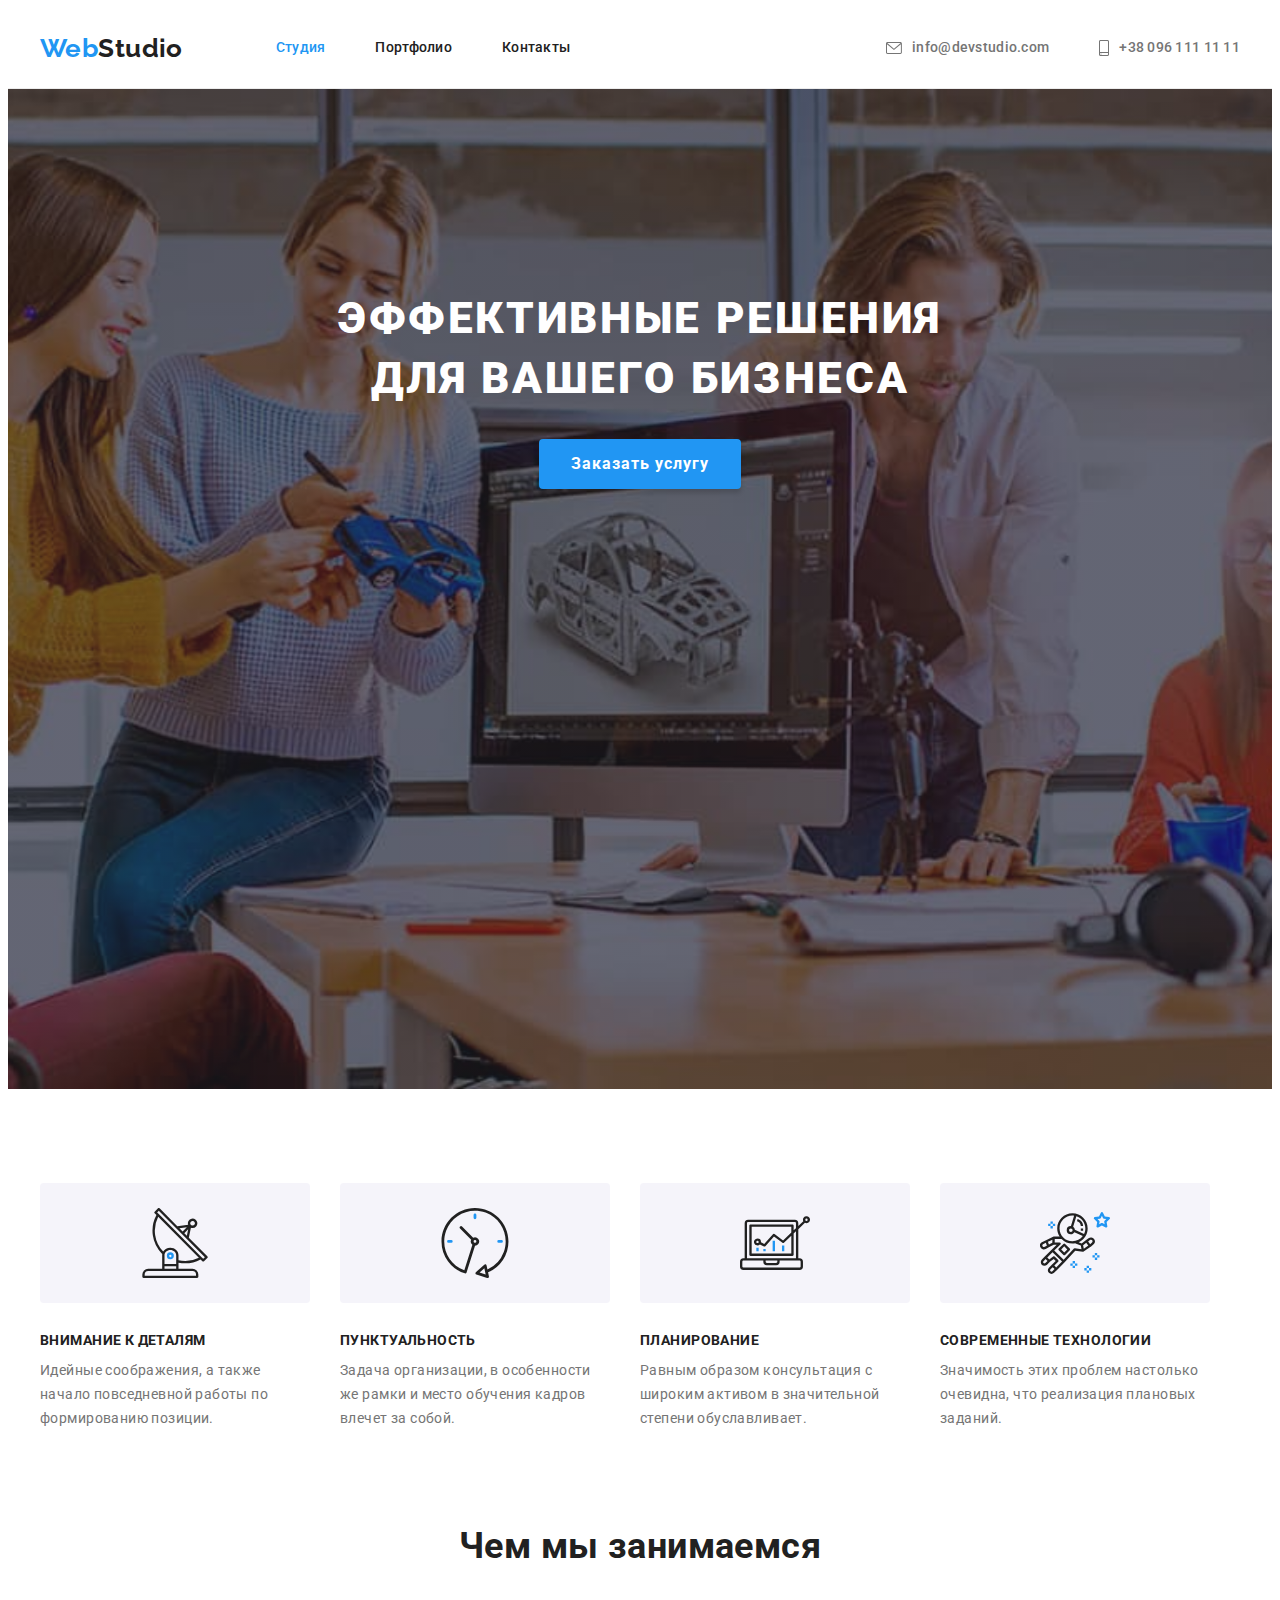
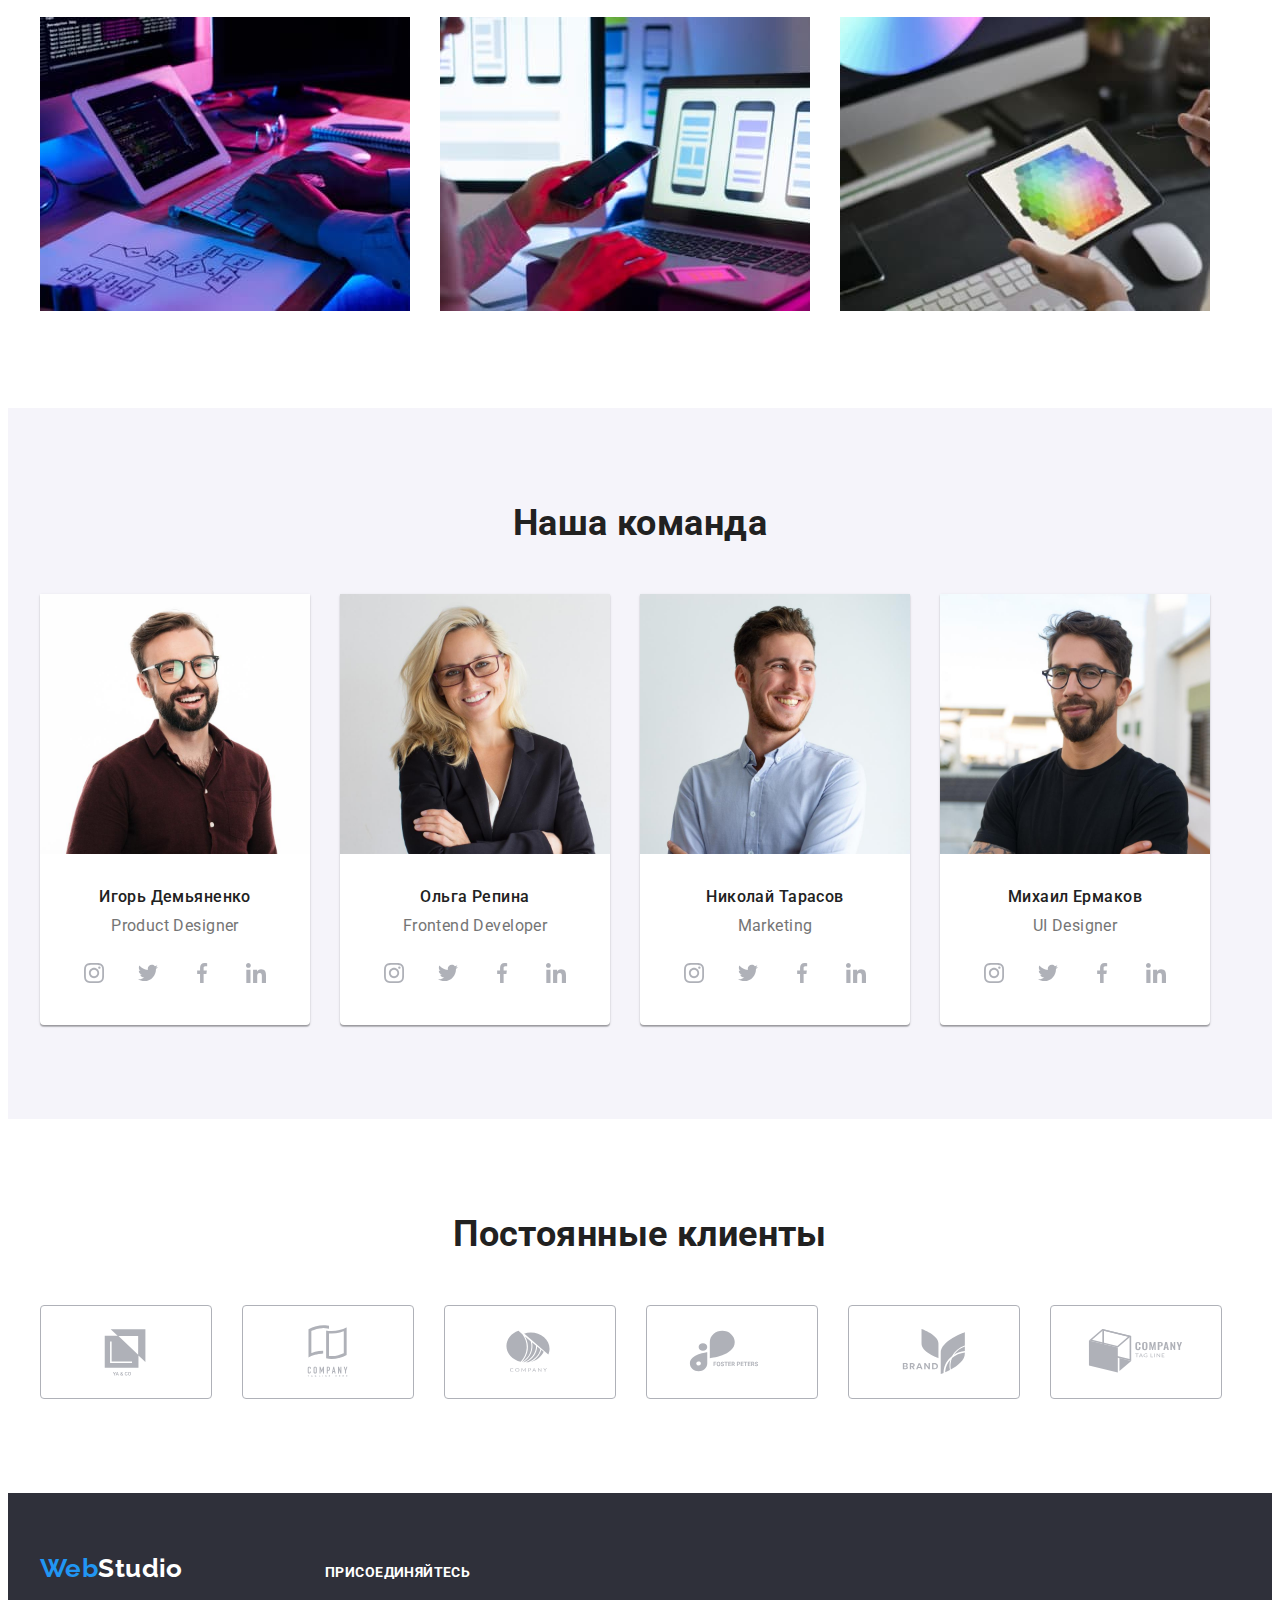
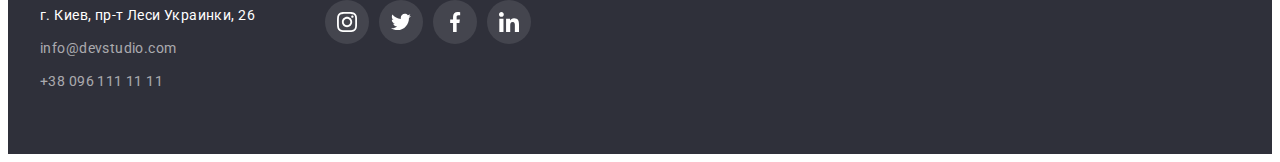
<file: index.html>
<!DOCTYPE html>
<html lang="ru">
  <head>
    <meta charset="UTF-8" />
    <meta http-equiv="X-UA-Compatible" content="IE=edge" />
    <meta name="viewport" content="width=device-width, initial-scale=1.0" />
    <link rel="preconnect" href="https://fonts.googleapis.com" />
    <link rel="preconnect" href="https://fonts.gstatic.com" crossorigin />
    <link rel="shortcut icon" href="#" />
    <link
      href="https://fonts.googleapis.com/css2?family=Raleway:wght@700&family=Roboto:wght@400;500;700;900&display=swap"
      rel="stylesheet"
    />
    <link
      rel="stylesheet"
      href="https://cdnjs.cloudflare.com/ajax/libs/modern-normalize/1.1.0/modern-normalize.min.css"
      integrity="sha512-wpPYUAdjBVSE4KJnH1VR1HeZfpl1ub8YT/NKx4PuQ5NmX2tKuGu6U/JRp5y+Y8XG2tV+wKQpNHVUX03MfMFn9Q=="
      crossorigin="anonymous"
      referrerpolicy="no-referrer"
    />
    <link rel="stylesheet" href="./css/styles.css" />
    <title>Студия</title>
  </head>
  <body>
    <!--Page header-->
    <header class="header">
      <div class="container main-nav">
        <nav class="main-nav">
          <a href="./index.html" class="link logo-header"><span class="sign">Web</span>Studio</a>
          <ul class="list site-nav">
            <li class="item-nav"><a href="./index.html" class="link current">Студия</a></li>
            <li class="item-nav"><a href="./portfolio.html" class="link">Портфолио</a></li>
            <li class="item-nav"><a href="./index.html" class="link">Контакты</a></li>
          </ul>
        </nav>
        <ul class="list contacts-nav">
          <li class="item-contacts">
            <a href="mailto:info@devstudio.com" class="link">
              <svg class="icon-mail" width="16" height="12">
                <use href="./images/icons.svg#icon-envelope"></use></svg
              >info@devstudio.com
            </a>
          </li>
          <li class="item-contacts">
            <a href="tel:+380961111111" class="link">
              <svg class="icon-tel" width="10" height="16">
                <use href="./images/icons.svg#icon-smartphone"></use></svg
              >+38 096 111 11 11
            </a>
          </li>
        </ul>
      </div>
    </header>
    <!--Page content-->
    <main>
      <!--Hero-->
      <section class="hero">
        <div class="container">
          <h1 class="hero-title">Эффективные решения для вашего бизнеса</h1>
          <button type="button" class="button-hero">Заказать услугу</button>
        </div>
      </section>
      <!--Specifics-->
      <section class="specifics">
        <div class="container">
          <h2 class="section-title visually-hidden">Особенности работы</h2>
          <ul class="list specifics-list">
            <li class="item-specifics icon-antenna">
              <h3 class="specifics-title">ВНИМАНИЕ К ДЕТАЛЯМ</h3>
              <p class="text">
                Идейные соображения, а также начало повседневной работы по формированию позиции.
              </p>
            </li>
            <li class="item-specifics icon-clock">
              <h3 class="specifics-title">ПУНКТУАЛЬНОСТЬ</h3>
              <p class="text">
                Задача организации, в особенности же рамки и место обучения кадров влечет за собой.
              </p>
            </li>
            <li class="item-specifics icon-diagram">
              <h3 class="specifics-title">ПЛАНИРОВАНИЕ</h3>
              <p class="text">
                Равным образом консультация с широким активом в значительной степени обуславливает.
              </p>
            </li>
            <li class="item-specifics icon-astronaut">
              <h3 class="specifics-title">СОВРЕМЕННЫЕ ТЕХНОЛОГИИ</h3>
              <p class="text">
                Значимость этих проблем настолько очевидна, что реализация плановых заданий.
              </p>
            </li>
          </ul>
        </div>
      </section>
      <!--What we do-->
      <section class="work">
        <div class="container">
          <h2 class="section-title">Чем мы занимаемся</h2>
          <ul class="list image-work">
            <li class="item-work"><img src="./images/laptop.jpg" alt="laptop" width="370" /></li>
            <li class="item-work">
              <img src="./images/celphone.jpg" alt="celphone" width="370" />
            </li>
            <li class="item-work"><img src="./images/tablet.jpg" alt="tablet" width="370" /></li>
          </ul>
        </div>
      </section>
      <!--Our team-->
      <section class="team">
        <div class="container">
          <h2 class="section-title">Наша команда</h2>
          <ul class="list team-list">
            <li class="item-team">
              <img
                src="./images/team1.jpg"
                alt="man Ihor"
                width="270"
                height="260"
                class="card-team"
              />
              <div class="data-team">
                <h3 class="team-title">Игорь Демьяненко</h3>
                <p lang="en" class="team-text">Product Designer</p>
                <ul class="team-soc-list list">
                  <li class="team-soc-item">
                    <a href="" class="team-soc-link link"
                      ><svg class="team-soc-icon" width="20" height="20">
                        <use href="./images/icons.svg#icon-instagram"></use>
                      </svg>
                    </a>
                  </li>
                  <li class="team-soc-item">
                    <a href="" class="team-soc-link link"
                      ><svg class="team-soc-icon" width="20" height="20">
                        <use href="./images/icons.svg#icon-twitter"></use>
                      </svg>
                    </a>
                  </li>
                  <li class="team-soc-item">
                    <a href="" class="team-soc-link link">
                      <svg class="team-soc-icon" width="20" height="20">
                        <use href="./images/icons.svg#icon-facebook"></use>
                      </svg>
                    </a>
                  </li>
                  <li class="team-soc-item">
                    <a href="" class="team-soc-link link"
                      ><svg class="team-soc-icon" width="20" height="20">
                        <use href="./images/icons.svg#icon-linkedin"></use>
                      </svg>
                    </a>
                  </li>
                </ul>
              </div>
            </li>
            <li class="item-team">
              <img
                src="./images/team2.jpg"
                alt="woman Olha"
                width="270"
                height="260"
                class="card-team"
              />
              <div class="data-team">
                <h3 class="team-title">Ольга Репина</h3>
                <p lang="en" class="team-text">Frontend Developer</p>
                <ul class="team-soc-list list">
                  <li class="team-soc-item">
                    <a href="" class="team-soc-link link"
                      ><svg class="team-soc-icon" width="20" height="20">
                        <use href="./images/icons.svg#icon-instagram"></use>
                      </svg>
                    </a>
                  </li>
                  <li class="team-soc-item">
                    <a href="" class="team-soc-link link"
                      ><svg class="team-soc-icon" width="20" height="20">
                        <use href="./images/icons.svg#icon-twitter"></use>
                      </svg>
                    </a>
                  </li>
                  <li class="team-soc-item">
                    <a href="" class="team-soc-link link">
                      <svg class="team-soc-icon" width="20" height="20">
                        <use href="./images/icons.svg#icon-facebook"></use>
                      </svg>
                    </a>
                  </li>
                  <li class="team-soc-item">
                    <a href="" class="team-soc-link link"
                      ><svg class="team-soc-icon" width="20" height="20">
                        <use href="./images/icons.svg#icon-linkedin"></use>
                      </svg>
                    </a>
                  </li>
                </ul>
              </div>
            </li>
            <li class="item-team">
              <img
                src="./images/team3.jpg"
                alt="man Nikolai"
                width="270"
                height="260"
                class="card-team"
              />
              <div class="data-team">
                <h3 class="team-title">Николай Тарасов</h3>
                <p lang="en" class="team-text">Marketing</p>
                <ul class="team-soc-list list">
                  <li class="team-soc-item">
                    <a href="" class="team-soc-link link"
                      ><svg class="team-soc-icon" width="20" height="20">
                        <use href="./images/icons.svg#icon-instagram"></use>
                      </svg>
                    </a>
                  </li>
                  <li class="team-soc-item">
                    <a href="" class="team-soc-link link"
                      ><svg class="team-soc-icon" width="20" height="20">
                        <use href="./images/icons.svg#icon-twitter"></use>
                      </svg>
                    </a>
                  </li>
                  <li class="team-soc-item">
                    <a href="" class="team-soc-link link">
                      <svg class="team-soc-icon" width="20" height="20">
                        <use href="./images/icons.svg#icon-facebook"></use>
                      </svg>
                    </a>
                  </li>
                  <li class="team-soc-item">
                    <a href="" class="team-soc-link link"
                      ><svg class="team-soc-icon" width="20" height="20">
                        <use href="./images/icons.svg#icon-linkedin"></use>
                      </svg>
                    </a>
                  </li>
                </ul>
              </div>
            </li>
            <li class="item-team">
              <img
                src=".//images/team4.jpg"
                alt="man Mahail"
                width="270"
                height="260"
                class="card-team"
              />
              <div class="data-team">
                <h3 class="team-title">Михаил Ермаков</h3>
                <p lang="en" class="team-text">UI Designer</p>
                <ul class="team-soc-list list">
                  <li class="team-soc-item">
                    <a href="" class="team-soc-link link"
                      ><svg class="team-soc-icon" width="20" height="20">
                        <use href="./images/icons.svg#icon-instagram"></use>
                      </svg>
                    </a>
                  </li>
                  <li class="team-soc-item">
                    <a href="" class="team-soc-link link"
                      ><svg class="team-soc-icon" width="20" height="20">
                        <use href="./images/icons.svg#icon-twitter"></use>
                      </svg>
                    </a>
                  </li>
                  <li class="team-soc-item">
                    <a href="" class="team-soc-link link">
                      <svg class="team-soc-icon" width="20" height="20">
                        <use href="./images/icons.svg#icon-facebook"></use>
                      </svg>
                    </a>
                  </li>
                  <li class="team-soc-item">
                    <a href="" class="team-soc-link link"
                      ><svg class="team-soc-icon" width="20" height="20">
                        <use href="./images/icons.svg#icon-linkedin"></use>
                      </svg>
                    </a>
                  </li>
                </ul>
              </div>
            </li>
          </ul>
        </div>
      </section>
      <!--Regular Customers-->
      <section class="customers">
        <div class="container">
          <h2 class="section-title">Постоянные клиенты</h2>
          <ul class="list customers-icon-list">
            <li class="item-customers">
              <a href="" class="item-customers-link link">
                <svg class="company-icon" width="106" height="60">
                  <use href="./images/icons.svg#icon-company1"></use>
                </svg>
              </a>
            </li>
            <li class="item-customers">
              <a href="" class="item-customers-link link">
                <svg class="company-icon" width="106" height="60">
                  <use href="./images/icons.svg#icon-company2"></use>
                </svg>
              </a>
            </li>
            <li class="item-customers">
              <a href="" class="item-customers-link link">
                <svg class="company-icon" width="106" height="60">
                  <use href="./images/icons.svg#icon-company3"></use>
                </svg>
              </a>
            </li>
            <li class="item-customers">
              <a href="" class="item-customers-link link">
                <svg class="company-icon" width="106" height="60">
                  <use href="./images/icons.svg#icon-company4"></use>
                </svg>
              </a>
            </li>
            <li class="item-customers">
              <a href="" class="item-customers-link link">
                <svg class="company-icon" width="106" height="60">
                  <use href="./images/icons.svg#icon-company5"></use>
                </svg>
              </a>
            </li>
            <li class="item-customers">
              <a href="" class="item-customers-link link">
                <svg class="company-icon" width="106" height="60">
                  <use href="./images/icons.svg#icon-company6"></use>
                </svg>
              </a>
            </li>
          </ul>
        </div>
      </section>
    </main>
    <!-- Page footer -->
    <footer class="footer">
      <div class="container">
        <div class="footer-logo-address">
          <a href="./index.html" class="link logo-footer"
            ><span class="sign">Web</span><span class="studio">Studio</span></a
          >
          <address>
            <ul class="list address">
              <li class="item-address">
                <a
                  href="https://goo.gl/maps/n7KvUpTxi8NSxzfY6"
                  target="_blank"
                  rel="nofollow noreferrer noopener"
                  class="link link-address"
                  >г. Киев, пр-т Леси Украинки, 26</a
                >
              </li>
              <li class="item-mail">
                <a href="mailto:info@devstudio.com" class="link link-mail">info@devstudio.com</a>
              </li>
              <li class="item-tel">
                <a href="tel:+380961111111" class="link link-tel">+38 096 111 11 11</a>
              </li>
            </ul>
          </address>
        </div>
        <div class="join-soc-networks">
          <h2 class="soc-title">присоединяйтесь</h2>
          <ul class="soc-list list">
            <li class="join-soc-item">
              <a href="" class="join-soc-link link">
                <svg class="team-soc-icon" width="20" height="20">
                  <use href="./images/icons.svg#icon-instagram"></use>
                </svg>
              </a>
            </li>
            <li class="join-soc-item">
              <a href="" class="join-soc-link link">
                <svg class="team-soc-icon" width="20" height="20">
                  <use href="./images/icons.svg#icon-twitter"></use>
                </svg>
              </a>
            </li>
            <li class="join-soc-item">
              <a href="" class="join-soc-link link">
                <svg class="team-soc-icon" width="20" height="20">
                  <use href="./images/icons.svg#icon-facebook"></use>
                </svg>
              </a>
            </li>
            <li class="join-soc-item">
              <a href="" class="join-soc-link link">
                <svg class="join-soc-icon" width="20" height="20">
                  <use href="./images/icons.svg#icon-linkedin"></use>
                </svg>
              </a>
            </li>
          </ul>
        </div>
      </div>
    </footer>
  </body>
</html>
</file>
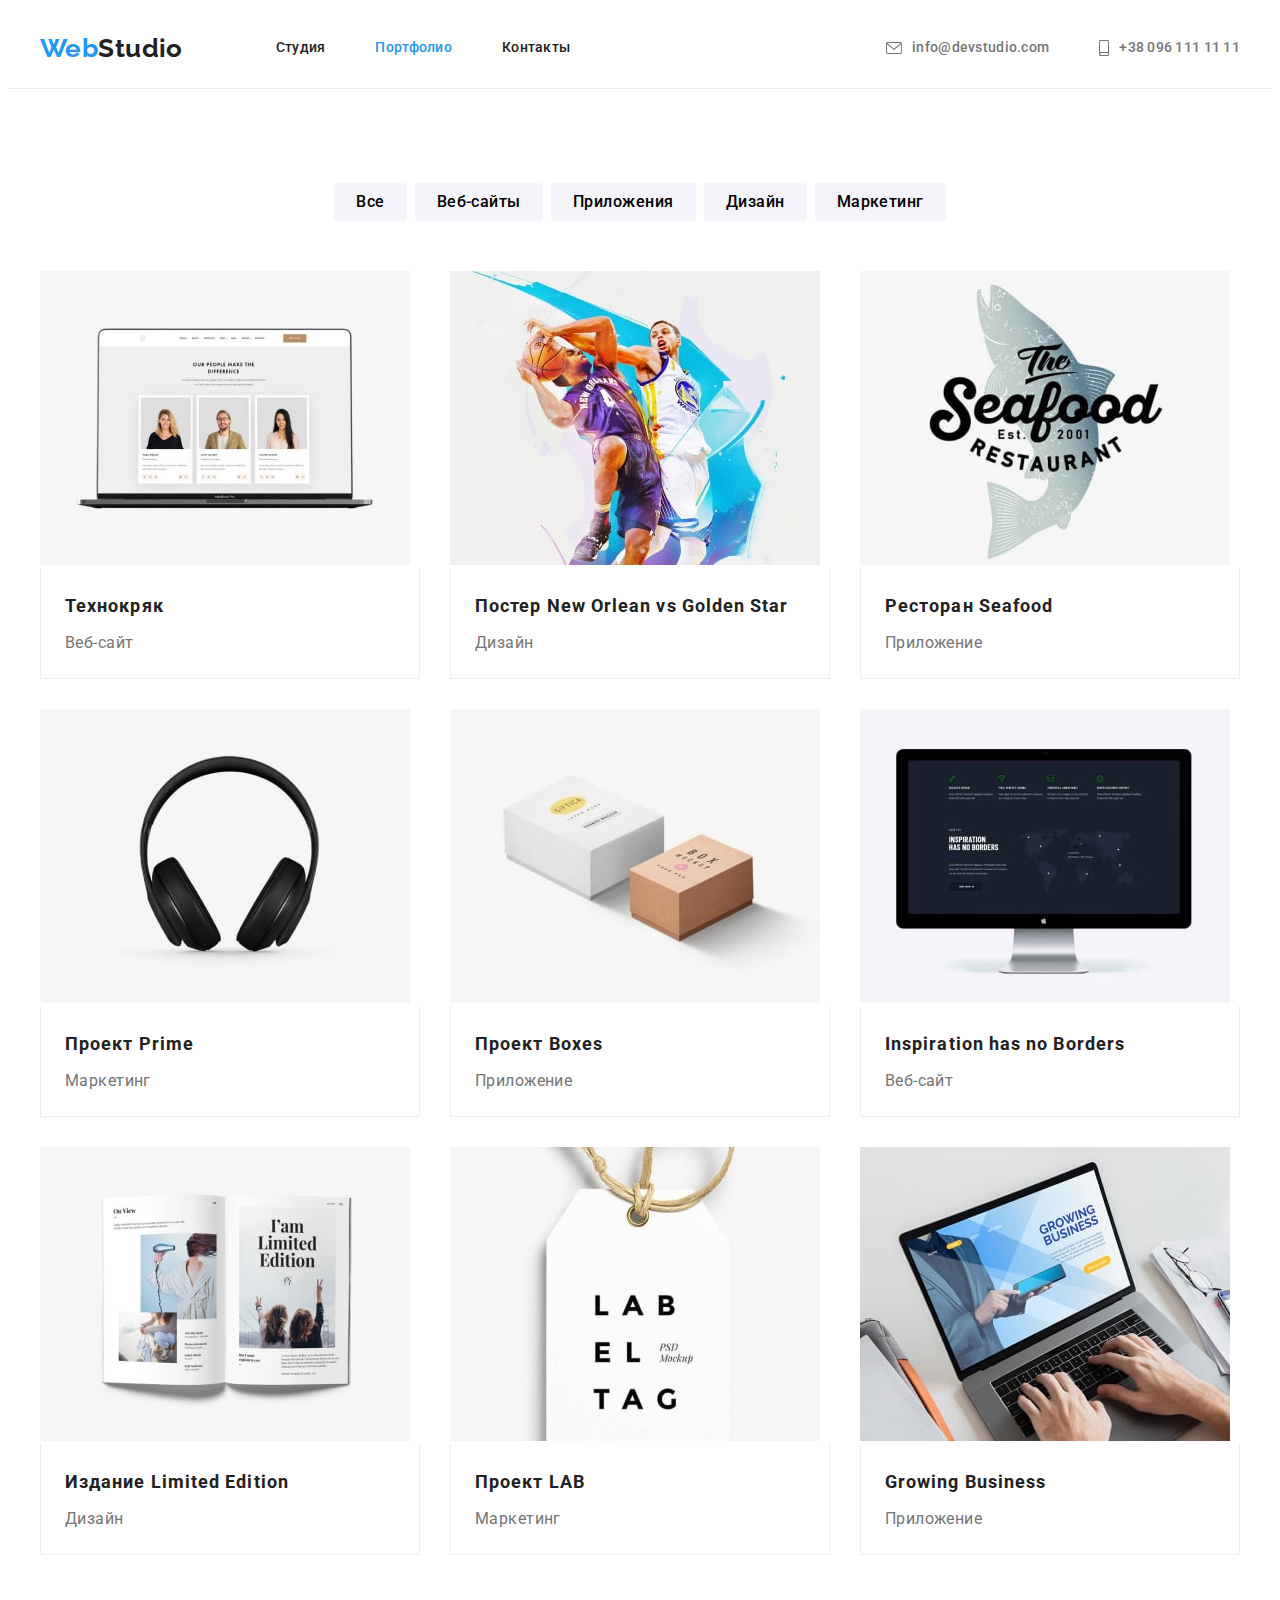
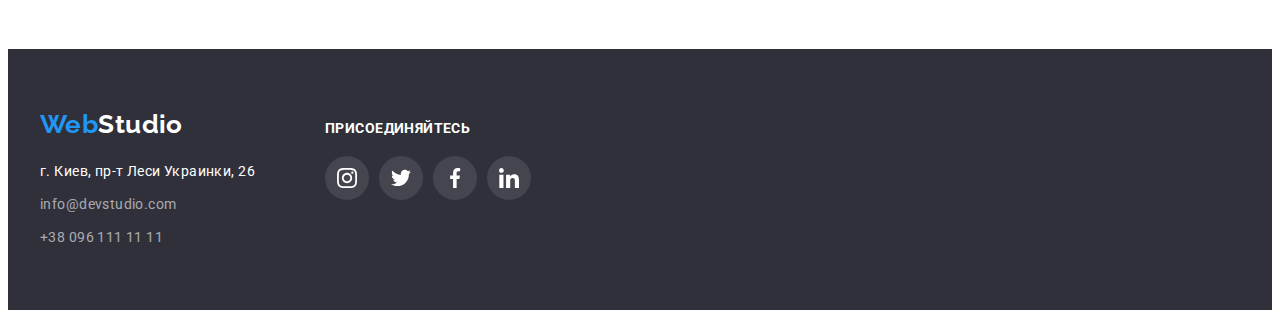
<file: portfolio.html>
<!DOCTYPE html>
<html lang="ru">
  <head>
    <meta charset="UTF-8" />
    <meta http-equiv="X-UA-Compatible" content="IE=edge" />
    <meta name="viewport" content="width=device-width, initial-scale=1.0" />
    <link rel="preconnect" href="https://fonts.googleapis.com" />
    <link rel="preconnect" href="https://fonts.googleapis.com" />
    <link rel="preconnect" href="https://fonts.gstatic.com" crossorigin />
    <link rel="shortcut icon" href="#" />
    <link
      href="https://fonts.googleapis.com/css2?family=Raleway:wght@700&family=Roboto:wght@400;500;700;900&display=swap"
      rel="stylesheet"
    />
    <link
      rel="stylesheet"
      href="https://cdnjs.cloudflare.com/ajax/libs/modern-normalize/1.1.0/modern-normalize.min.css"
      integrity="sha512-wpPYUAdjBVSE4KJnH1VR1HeZfpl1ub8YT/NKx4PuQ5NmX2tKuGu6U/JRp5y+Y8XG2tV+wKQpNHVUX03MfMFn9Q=="
      crossorigin="anonymous"
      referrerpolicy="no-referrer"
    />
    <link rel="stylesheet" href="./css/styles.css" />
    <title>Портфолио</title>
  </head>
  <body>
    <!--Page header-->
    <header class="header">
      <div class="container main-nav">
        <nav class="main-nav">
          <a href="./index.html" class="link logo-header"><span class="sign">Web</span>Studio</a>
          <ul class="list site-nav">
            <li class="item-nav"><a href="./index.html" class="link">Студия</a></li>
            <li class="item-nav"><a href="./portfolio.html" class="link current">Портфолио</a></li>
            <li class="item-nav"><a href="./index.html" class="link">Контакты</a></li>
          </ul>
        </nav>
        <ul class="list contacts-nav">
          <li class="item-contacts">
            <a href="mailto:info@devstudio.com" class="link">
              <svg class="icon-mail" width="16" height="12">
                <use href="./images/icons.svg#icon-envelope"></use>
              </svg>
              info@devstudio.com
            </a>
          </li>
          <li class="item-contacts">
            <a href="tel:+380961111111" class="link">
              <svg class="icon-tel" width="10" height="16">
                <use href="./images/icons.svg#icon-smartphone"></use>
              </svg>
              +38 096 111 11 11
            </a>
          </li>
        </ul>
      </div>
    </header>
    <!--Portfolio-->
    <main>
      <section class="portfolio">
        <div class="container">
          <h1 class="visually-hidden">Галерея</h1>
          <ul class="list bottons-list">
            <li class="item-bottons"><button type="button" class="filter current">Все</button></li>
            <li class="item-bottons"><button type="button" class="filter">Веб-сайты</button></li>
            <li class="item-bottons"><button type="button" class="filter">Приложения</button></li>
            <li class="item-bottons"><button type="button" class="filter">Дизайн</button></li>
            <li class="item-bottons"><button type="button" class="filter">Маркетинг</button></li>
          </ul>
          <ul class="list gallery card-set">
            <li class="item-card">
              <a href="" class="portfolio-card-link link">
                <img
                  src="./images/team.jpg"
                  alt="Фото и контакты специалистов"
                  width="370"
                  height="294"
                  class="card"
                />
                <div class="data-gallery">
                  <h2 class="title-gallery">Технокряк</h2>
                  <p class="text-gallery">Веб-сайт</p>
                </div>
              </a>
            </li>
            <li class="item-card">
              <a href="" class="portfolio-card-link link">
                <img
                  src="./images/sport.jpg"
                  alt="Два баскетболиста с мячом"
                  width="370"
                  height="294"
                  class="card"
                />
                <div class="data-gallery">
                  <h2 class="title-gallery">Постер New Orlean vs Golden Star</h2>
                  <p class="text-gallery">Дизайн</p>
                </div>
              </a>
            </li>
            <li class="item-card">
              <a href="" class="portfolio-card-link link">
                <img
                  src="./images/seafood.jpg"
                  alt="Логотип рестрана морской еды"
                  width="370"
                  height="294"
                  class="card"
                />
                <div class="data-gallery">
                  <h2 class="title-gallery">Ресторан Seafood</h2>
                  <p class="text-gallery">Приложение</p>
                </div>
              </a>
            </li>
            <li class="item-card">
              <a href="" class="portfolio-card-link link">
                <img
                  src="./images/headphone.jpg"
                  alt="Наушники"
                  width="370"
                  height="294"
                  class="card"
                />
                <div class="data-gallery">
                  <h2 class="title-gallery">Проект Prime</h2>
                  <p class="text-gallery">Маркетинг</p>
                </div>
              </a>
            </li>
            <li class="item-card">
              <a href="" class="portfolio-card-link link">
                <img
                  src="./images/boxes.jpg"
                  alt="Две коробки"
                  width="370"
                  height="294"
                  class="card"
                />
                <div class="data-gallery">
                  <h2 class="title-gallery">Проект Boxes</h2>
                  <p class="text-gallery">Приложение</p>
                </div>
              </a>
            </li>
            <li class="item-card">
              <a href="" class="portfolio-card-link link">
                <img
                  src="./images/monitorpc.jpg"
                  alt="Монитор PC"
                  width="370"
                  height="294"
                  class="card"
                />
                <div class="data-gallery">
                  <h2 class="title-gallery">Inspiration has no Borders</h2>
                  <p class="text-gallery">Веб-сайт</p>
                </div>
              </a>
            </li>
            <li class="item-card">
              <a href="" class="portfolio-card-link link">
                <img
                  src="./images/magazine.jpg"
                  alt="Журнал"
                  width="370"
                  height="294"
                  class="card"
                />
                <div class="data-gallery">
                  <h2 class="title-gallery">Издание Limited Edition</h2>
                  <p class="text-gallery">Дизайн</p>
                </div>
              </a>
            </li>
            <li class="item-card">
              <a href="" class="portfolio-card-link link">
                <img
                  src="./images/lable.jpg"
                  alt="Этикетка"
                  width="370"
                  height="294"
                  class="card"
                />
                <div class="data-gallery">
                  <h2 class="title-gallery">Проект LAB</h2>
                  <p class="text-gallery">Маркетинг</p>
                </div>
              </a>
            </li>
            <li class="item-card">
              <a href="" class="portfolio-card-link link">
                <img
                  src="./images/typeonlaptop.jpg"
                  alt="Печать на ноутбуке"
                  width="370"
                  height="294"
                  class="card"
                />
                <div class="data-gallery">
                  <h2 class="title-gallery">Growing Business</h2>
                  <p class="text-gallery">Приложение</p>
                </div>
              </a>
            </li>
          </ul>
        </div>
      </section>
    </main>
    <!-- Page footer -->
    <footer class="footer">
      <div class="container">
        <div class="footer-logo-address">
          <a href="./index.html" class="link logo-footer"
            ><span class="sign">Web</span><span class="studio">Studio</span></a
          >
          <address>
            <ul class="list address">
              <li class="item-address">
                <a
                  href="https://goo.gl/maps/n7KvUpTxi8NSxzfY6"
                  target="_blank"
                  rel="nofollow noreferrer noopener"
                  class="link link-address"
                  >г. Киев, пр-т Леси Украинки, 26</a
                >
              </li>
              <li class="item-mail">
                <a href="mailto:info@devstudio.com" class="link link-mail">info@devstudio.com</a>
              </li>
              <li class="item-tel">
                <a href="tel:+380961111111" class="link link-tel">+38 096 111 11 11</a>
              </li>
            </ul>
          </address>
        </div>
        <div class="join-soc-networks">
          <h2 class="soc-title">присоединяйтесь</h2>
          <ul class="soc-list list">
            <li class="join-soc-item">
              <a href="" class="join-soc-link link">
                <svg class="team-soc-icon" width="20" height="20">
                  <use href="./images/icons.svg#icon-instagram"></use>
                </svg>
              </a>
            </li>
            <li class="join-soc-item">
              <a href="" class="join-soc-link link">
                <svg class="team-soc-icon" width="20" height="20">
                  <use href="./images/icons.svg#icon-twitter"></use>
                </svg>
              </a>
            </li>
            <li class="join-soc-item">
              <a href="" class="join-soc-link link">
                <svg class="team-soc-icon" width="20" height="20">
                  <use href="./images/icons.svg#icon-facebook"></use>
                </svg>
              </a>
            </li>
            <li class="join-soc-item">
              <a href="" class="join-soc-link link">
                <svg class="join-soc-icon" width="20" height="20">
                  <use href="./images/icons.svg#icon-linkedin"></use>
                </svg>
              </a>
            </li>
          </ul>
        </div>
      </div>
    </footer>
  </body>
</html>
</file>
<file: css/styles.css>
:root {
  --primary-text-color: #212121;
  --title-text-color: #212121;
  --accent-color: #2196f3;
  --primary-background-color: #ffffff;
  --text-color: #757575;
  --white-text-color: #ffffff;
  --filter-background-color: #f5f4fa;
  --card-set-gap: 30px;
  --hero-background-color: #2f303a;
  --icons-color: #afb1b8;
}
body {
  background: var(--primary-background-color);
  color: var(--primary-text-color);
  font-family: Roboto, sans-serif;
  font-size: 14px;
  letter-spacing: 0.03em;
}
.list {
  list-style: none;
  padding: 0;
  margin: 0;
}
.link {
  text-decoration: none;
  color: inherit;
}
h1,
h2,
h3,
h4,
h5,
h6,
p {
  margin-top: 0;
  margin-bottom: 0;
}
.img {
  display: block;
  max-width: 100%;
  height: auto;
}
.address {
  font-style: normal;
}
.container {
  width: 1200px;
  margin: 0 auto;
  padding-left: 15px;
  padding-right: 15px;
  /* border: 1px solid red; */
}
.visually-hidden {
  position: absolute;
  width: 1px;
  height: 1px;
  margin: -1px;
  border: 0;
  padding: 0;
  white-space: nowrap;
  clip-path: inset(100%);
  clip: rect(0 0 0 0);
  overflow: hidden;
}

/*---------------Header for Studio and Portfolio*--------------------/
/* LINE */
.header {
  border-bottom: 1px solid #ececec;
}

.main-nav {
  display: flex;
  align-items: center;
}

.logo-header {
  font-weight: 700;
  font-family: Raleway, sans-serif;
  font-size: 26px;
  line-height: 1.19;
  color: var(--primary-text-color);
}

.logo-header .sign {
  color: var(--accent-color);
}
.site-nav {
  display: flex;
  margin-left: 93px;
}

.site-nav .item-nav + .item-nav {
  margin-left: 50px;
}

.site-nav .link {
  display: block;
  padding-top: 32px;
  padding-bottom: 32px;
}

.contacts-nav {
  display: flex;
  margin-left: auto;
}

.contacts-nav .item-contacts + .item-contacts {
  margin-left: 50px;
}

/* .site-nav .item:not(:last-child),
.contacts-nav .item:not(:last-child) {
  margin-right: 50px;
} */
.contacts-nav .link {
  padding-top: 32px;
  padding-bottom: 32px;
  color: var(--text-color);
  display: flex;
  align-items: center;
  justify-content: center;
}

.contacts-nav .link.current {
  color: var(--title-text-color);
}
.contacts-nav .link:hover,
.contacts-nav .link:focus {
  color: var(--accent-color);
}
.site-nav,
.contacts-nav {
  font-weight: 500;
  line-height: 1.14;
  letter-spacing: 0.02em;
}
.site-nav .link:hover,
.site-nav .link:focus,
.site-nav .link.current {
  color: var(--accent-color);
}

.item-contacts {
  display: flex;
  align-items: center;
  justify-content: center;
}
.icon-mail {
  margin-right: 10px;
  fill: currentColor;
}
.icon-mail:hover,
.icon-mail:focus {
  fill: var(--accent-color);
}

.icon-tel {
  margin-right: 10px;
  fill: currentColor;
}
.icon-tel:hover,
.icon-tel:focus {
  fill: var(--accent-color);
}

/*----------------- Main index.html*-----------------/
/*------------Hero----------------------------- */
.hero {
  padding-top: 200px;
  padding-bottom: 200px;
  max-width: 1600px;
  height: 600px;
  margin-left: auto;
  margin-right: auto;

  background-color: var(--hero-background-color);
  text-align: center;

  background-image: linear-gradient(rgba(47, 48, 58, 0.4), rgba(47, 48, 58, 0.4)),
    url(../images/img-hero.jpg);
  background-repeat: no-repeat;
  background-position: center;
  background-size: cover;
}

.hero-title {
  max-width: 696px;
  margin: 0px auto 30px;

  font-weight: 900;
  font-size: 44px;
  line-height: 1.36;
  color: var(--white-text-color);
  letter-spacing: 0.06em;
  text-transform: uppercase;
}
.button-hero {
  border-radius: 4px;
  border: none;
  padding: 10px 32px;
  min-width: 200px;

  box-shadow: 0px 4px 4px rgba(0, 0, 0, 0.15);
  font-family: inherit;
  font-weight: 700;
  font-size: 16px;
  line-height: 1.88;
  letter-spacing: 0.06em;
  background-color: var(--accent-color);
  color: var(--white-text-color);
  cursor: pointer;
}
.button-hero:focus,
.button-hero:hover {
  background-color: #188ce8;
}
/*------------------------------ Specifics---------------- */
.specifics {
  padding-top: 94px;
}
.section-title {
  margin-bottom: 50px;

  font-weight: 700;
  font-size: 36px;
  line-height: 1.17;
  text-align: center;
}
.specifics-list {
  display: flex;
}
.specifics-list .item-specifics {
  width: 270px;
}
.specifics-list .item-specifics + .item-specifics {
  margin-left: var(--card-set-gap);
}

.item-specifics::before {
  content: '';
  height: 120px;
  display: block;
  background-color: #f5f4fa;
  border-radius: 4px;
  margin-bottom: 30px;
}
.icon-antenna::before {
  background-image: url(../images/icon-antenna.svg);
  content: '';
  background-repeat: no-repeat;
  background-position: center;
  background-size: auto;
}
.icon-clock::before {
  background-image: url(../images/icon-clock.svg);
  content: '';
  background-repeat: no-repeat;
  background-position: center;
  background-size: auto;
}
.icon-diagram::before {
  background-image: url(../images/icon-diagram.svg);
  content: '';
  background-repeat: no-repeat;
  background-position: center;
  background-size: auto;
}
.icon-astronaut::before {
  background-image: url(../images/icon-astronaut.svg);
  content: '';
  background-repeat: no-repeat;
  background-position: center;
  background-size: auto;
}

.specifics-title {
  margin-bottom: 10px;

  font-weight: 700;
  font-size: 14px;
  line-height: 1.14;
  text-transform: uppercase;
}
.text {
  margin-bottom: 0;
  font-weight: 400;
  line-height: 1.71;
  color: var(--text-color);
}
/*---------------------------- What we do -----------------------------*/
.work {
  padding-top: 94px;
  padding-bottom: 94px;
}
.image-work {
  display: flex;
}
.image-work .item-work + .item-work {
  margin-left: var(--card-set-gap);
}
/*------------------------------- Our team------------------------ */
.team {
  background-color: #f5f4fa;
  padding-top: 94px;
  padding-bottom: 94px;
}

.team-list {
  display: flex;
}

.team-list .item-team + .item-team {
  margin-left: var(--card-set-gap);
}

.item-team {
  background-color: var(--primary-background-color);
  box-shadow: 0px 1px 3px rgba(0, 0, 0, 0.12), 0px 1px 1px rgba(0, 0, 0, 0.14),
    0px 2px 1px rgba(0, 0, 0, 0.2);
  border-radius: 0px 0px 4px 4px;
}

.data-team {
  padding-top: 30px;
  padding-bottom: 30px;
}

.team-title {
  margin-bottom: 10px;

  font-weight: 500;
  font-size: 16px;
  line-height: 1.19;
  text-align: center;
}

.team-text {
  margin-bottom: 16px;

  font-size: 16px;
  line-height: 1.19;
  text-align: center;
  color: var(--text-color);
}

.team-soc-list {
  display: flex;
  justify-content: center;
}
.team-soc-item {
  width: 44px;
  height: 44px;
  margin-right: 10px;
}

.team-soc-item:last-child {
  margin-right: 0;
}

.team-soc-link {
  display: flex;
  align-items: center;
  justify-content: center;
  width: 100%;
  height: 100%;
  background-color: var(--primary-background-color);
  border-radius: 50%;
  color: var(--icons-color);
}
.team-soc-link:hover,
.team-soc-link:focus {
  background-color: var(--accent-color);
  color: var(--white-text-color);
}

.team-soc-icon {
  fill: currentColor;
}
/* .team-soc-link:hover .team-soc-icon,
.team-soc-link:focus .team-soc-icon {
  fill: var(--white-text-color);
} */

/*------------------------------Regular Customers----------------------*/

.customers {
  padding-top: 94px;
  padding-bottom: 94px;
}
.customers-icon-list {
  display: flex;
}
.customers-icon-list .item-customers + .item-customers {
  margin-left: var(--card-set-gap);
}

.item-customers-link {
  display: flex;
  justify-content: center;
  align-items: center;
  width: 170px;
  height: 92px;
  color: var(--icons-color);
  border: 1px solid var(--icons-color);
  border-radius: 4px;
}
.item-customers-link:hover,
.item-customers-link:focus {
  border-color: var(--accent-color);
  color: var(--accent-color);
}
.company-icon {
  fill: currentColor;
}
.company-icon:hover,
.company-icon:focus {
  fill: var(--accent-color);
}
/*------------------------- Main portfolio.html----------------*/
/*-----------list buttons----------------------------*/
.bottons-list {
  display: flex;
  justify-content: center;
  margin-bottom: 50px;

  background-color: var(--primary-background-color);
}
.bottons-list .item-bottons + .item-bottons {
  margin-left: 8px;
}
.filter {
  padding: 6px 22px;
  border-radius: 4px;
  border: none;

  font-family: inherit;
  font-weight: 500;
  font-size: 16px;
  line-height: 1.63;
  text-align: center;
  letter-spacing: 0.03em;
  background-color: var(--filter-background-color);
  cursor: pointer;
}
.filter:focus,
.filter:hover {
  background-color: var(--accent-color);
  color: var(--white-text-color);
  box-shadow: 0px 3px 1px rgba(0, 0, 0, 0.1), 0px 1px 2px rgba(0, 0, 0, 0.08),
    0px 2px 2px rgba(0, 0, 0, 0.12);
}
/* -------------------------list pictures GALLERY---------------*/
.portfolio {
  padding-top: 94px;
  padding-bottom: 94px;
}
.card-set {
  display: flex;
  flex-wrap: wrap;
  margin-left: calc(-1 * var(--card-set-gap));
  margin-top: calc(-1 * var(--card-set-gap));
}
.card-set > .item-card {
  flex-basis: calc(100% / 3 - var(--card-set-gap));
  margin-left: var(--card-set-gap);
  margin-top: var(--card-set-gap);
}

.portfolio-card-link {
  display: block;
}

.portfolio-card-link:hover,
.portfolio-card-link:focus {
  box-shadow: 0px 1px 1px rgba(0, 0, 0, 0.12), 0px 4px 4px rgba(0, 0, 0, 0.06),
    1px 4px 6px rgba(0, 0, 0, 0.16);
}

.data-gallery {
  border: 1px solid #eeeeee;
  border-top: none;
  padding: 20px 24px 20px 24px;
}
.title-gallery {
  margin-bottom: 4px;

  font-weight: 700;
  font-size: 18px;
  line-height: 2;
  letter-spacing: 0.06em;
}
.text-gallery {
  margin-top: 0;
  font-weight: 400;
  font-size: 16px;
  line-height: 1.88;
  color: var(--text-color);
}
/*------------------ Footer for Studio and Portfolio---------------*/
.footer {
  background-color: var(--hero-background-color);
  padding-top: 60px;
  padding-bottom: 60px;
}

.address {
  display: block;
}
.logo-footer {
  display: inline-block;
  margin-bottom: 20px;

  font-family: Raleway, sans-serif;
  font-weight: 700;
  font-size: 26px;
  line-height: 1.19;
}
.logo-footer:hover {
  color: var(--accent-color);
}
.logo-footer .sign {
  color: var(--accent-color);
}
.logo-footer .studio {
  color: var(--white-text-color);
}
.address {
  font-family: 'Roboto';
  font-weight: 400;
  line-height: 1.71;
}
.item-address {
  margin-bottom: 9px;
}
.item-mail {
  margin-bottom: 9px;
}
.link-address {
  color: var(--white-text-color);
}
.link-tel,
.link-mail {
  color: rgba(255, 255, 255, 0.6);
}
.address .link:hover,
.address .link:focus,
.address .link-address:hover,
.address .link-address:focus {
  color: var(--accent-color);
}
.footer .container {
  display: flex;
  align-items: baseline;
}

.footer-logo-address {
  margin-right: 70px;
}
.join-soc-networks {
  display: block;
}

.soc-title {
  display: inline-block;
  margin-bottom: 20px;
  font-family: 'Roboto';
  font-weight: 700;
  font-size: 14px;
  line-height: calc(16 / 14);
  letter-spacing: 0.03em;
  text-transform: uppercase;
  color: var(--white-text-color);
}

.soc-list {
  display: flex;
  margin: 0 auto;
}

.join-soc-item {
  width: 44px;
  height: 44px;
  margin-right: 10px;
}

.join-soc-item:last-child {
  margin-right: 0;
}

.join-soc-link {
  display: flex;
  align-items: center;
  justify-content: center;
  width: 100%;
  height: 100%;
  background-color: rgba(255, 255, 255, 0.1);
  border-radius: 50%;
  color: var(--white-text-color);
}

.join-soc-link:hover,
.join-soc-link:focus {
  background-color: var(--accent-color);
  color: var(--white-text-color);
}

.join-soc-icon {
  fill: currentColor;
}
</file>
